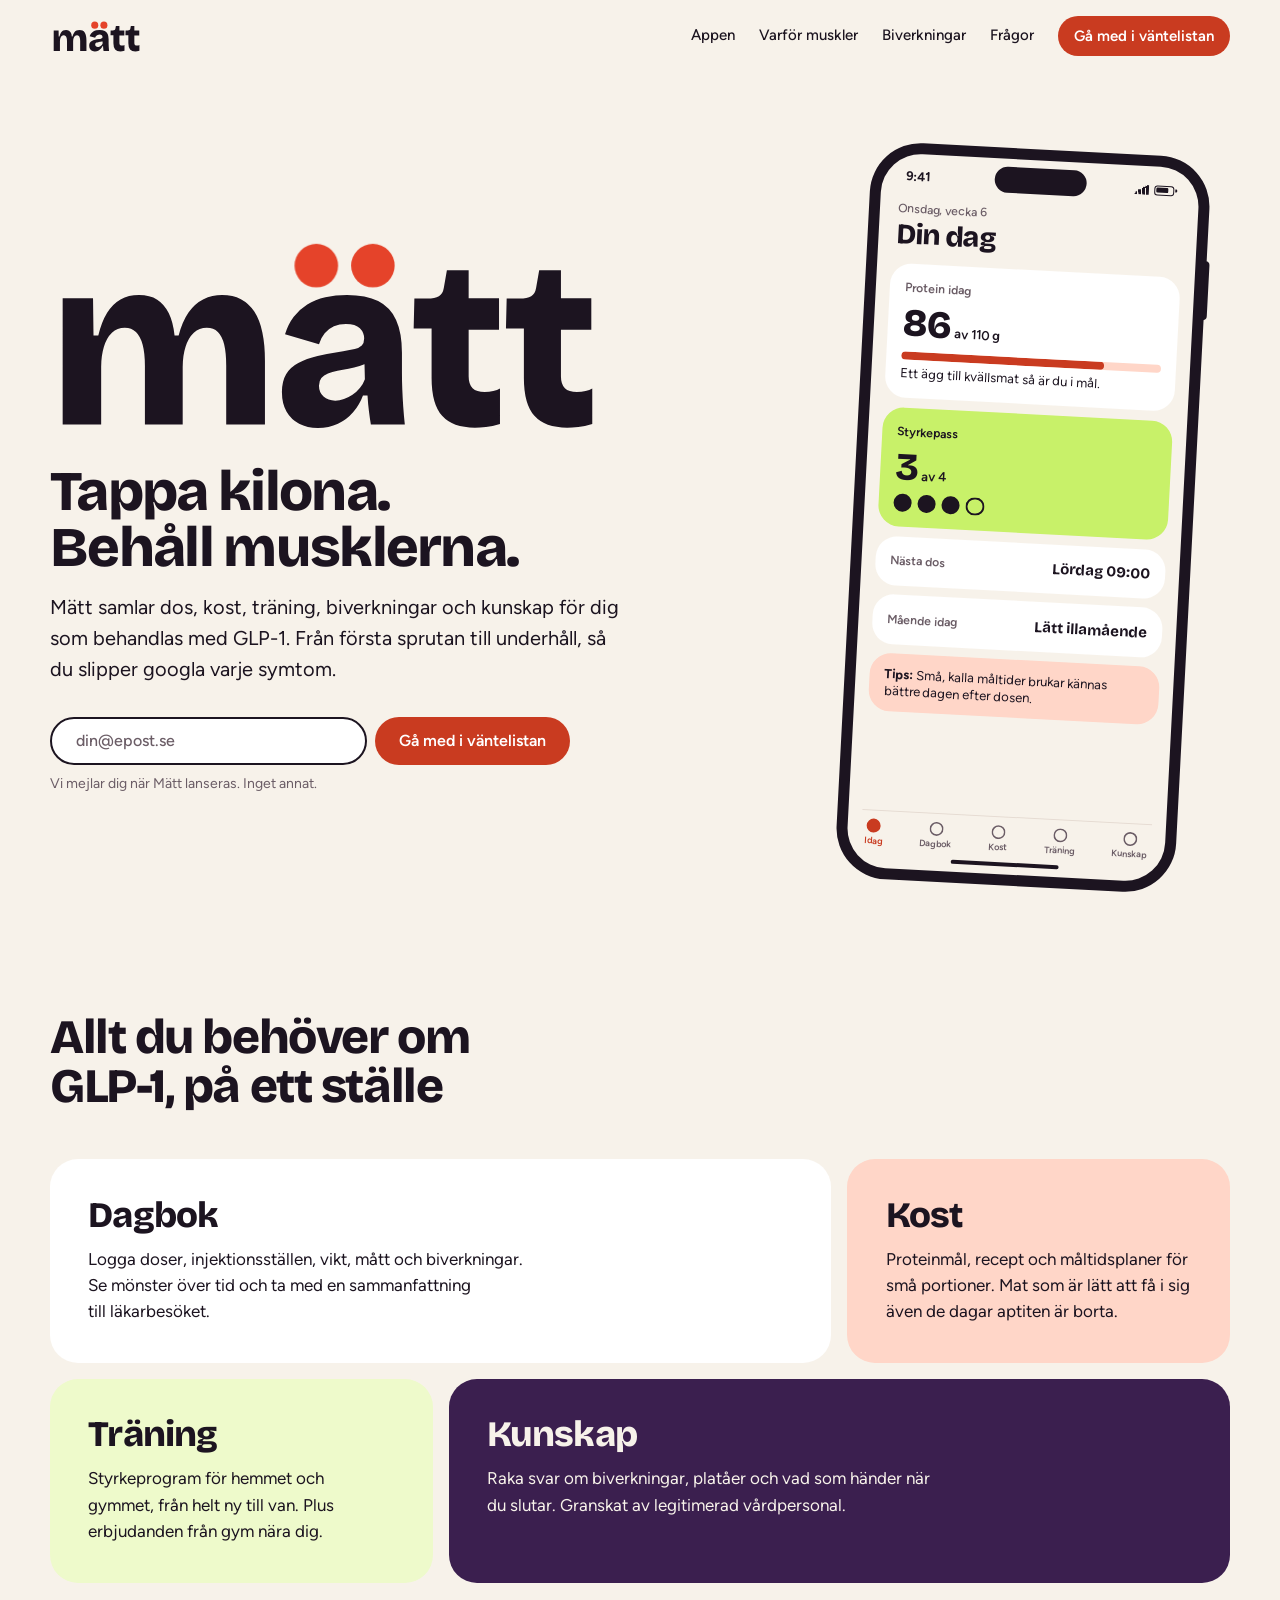
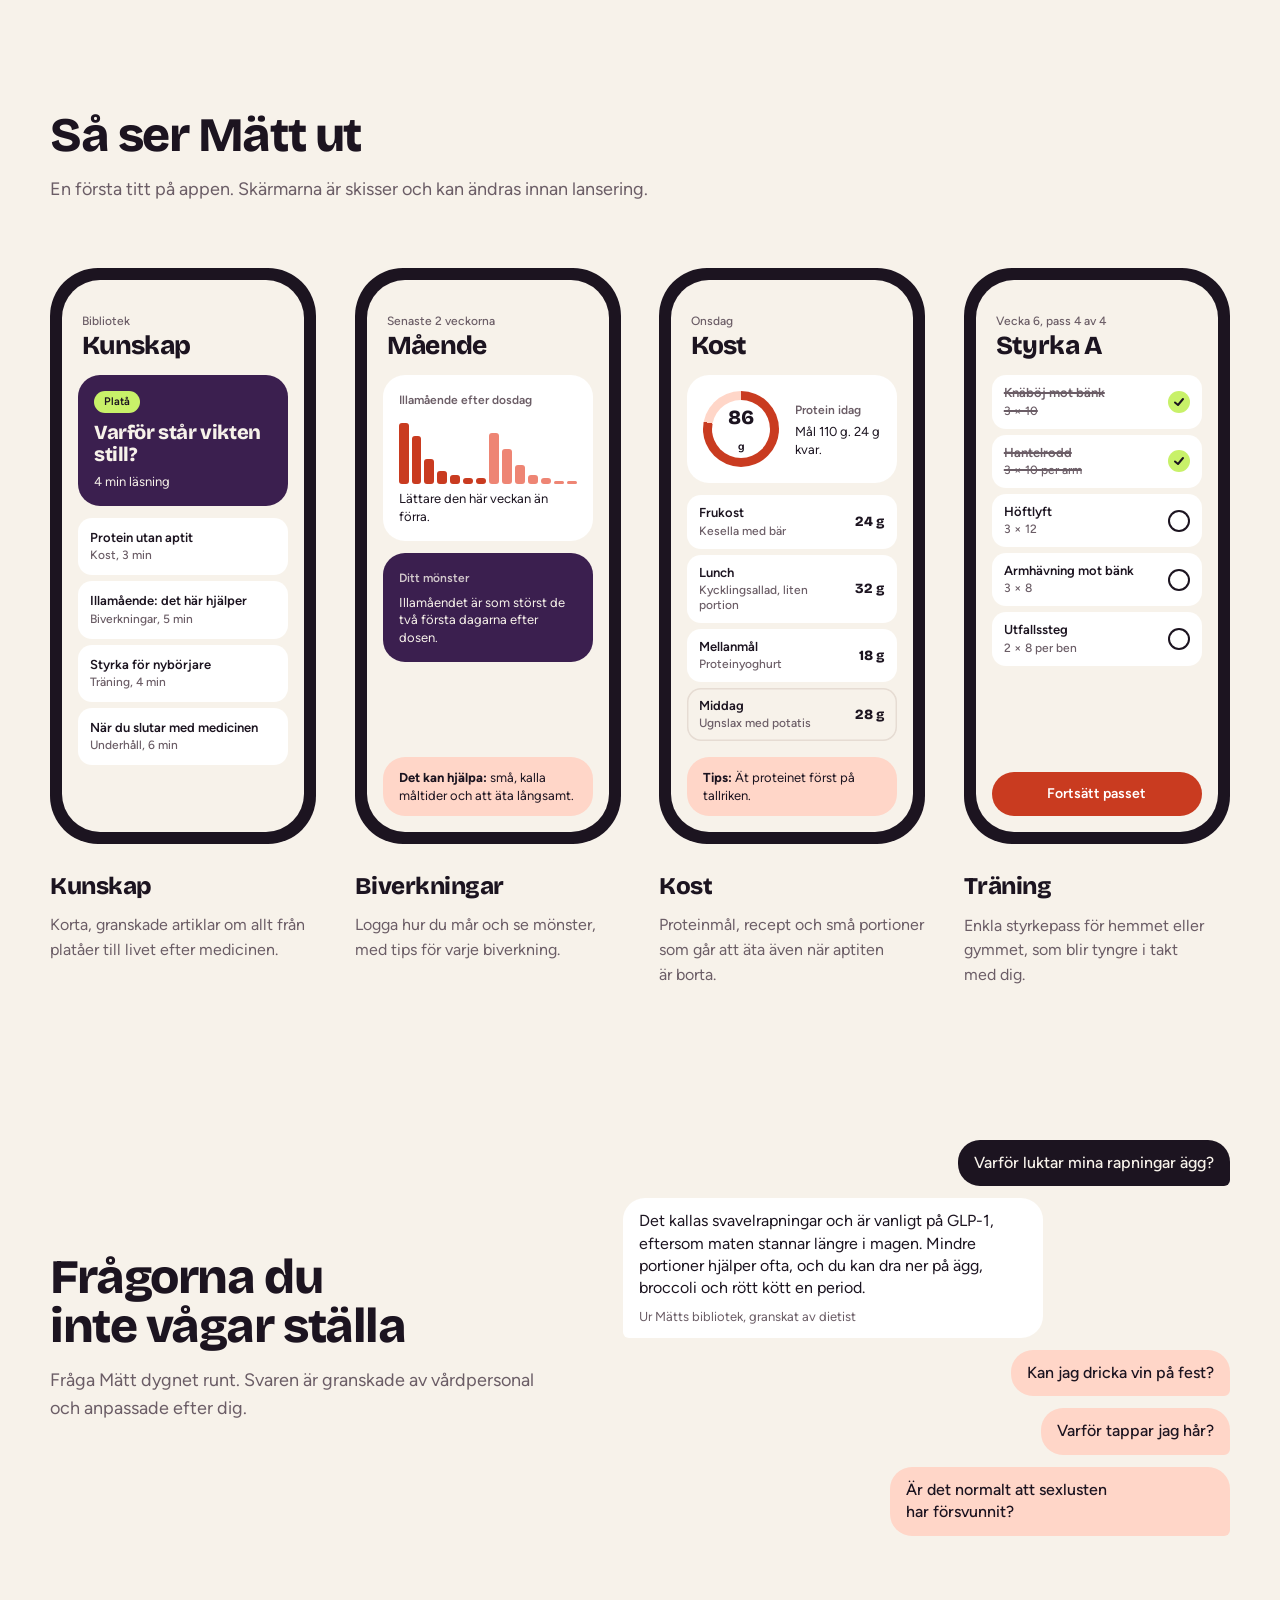
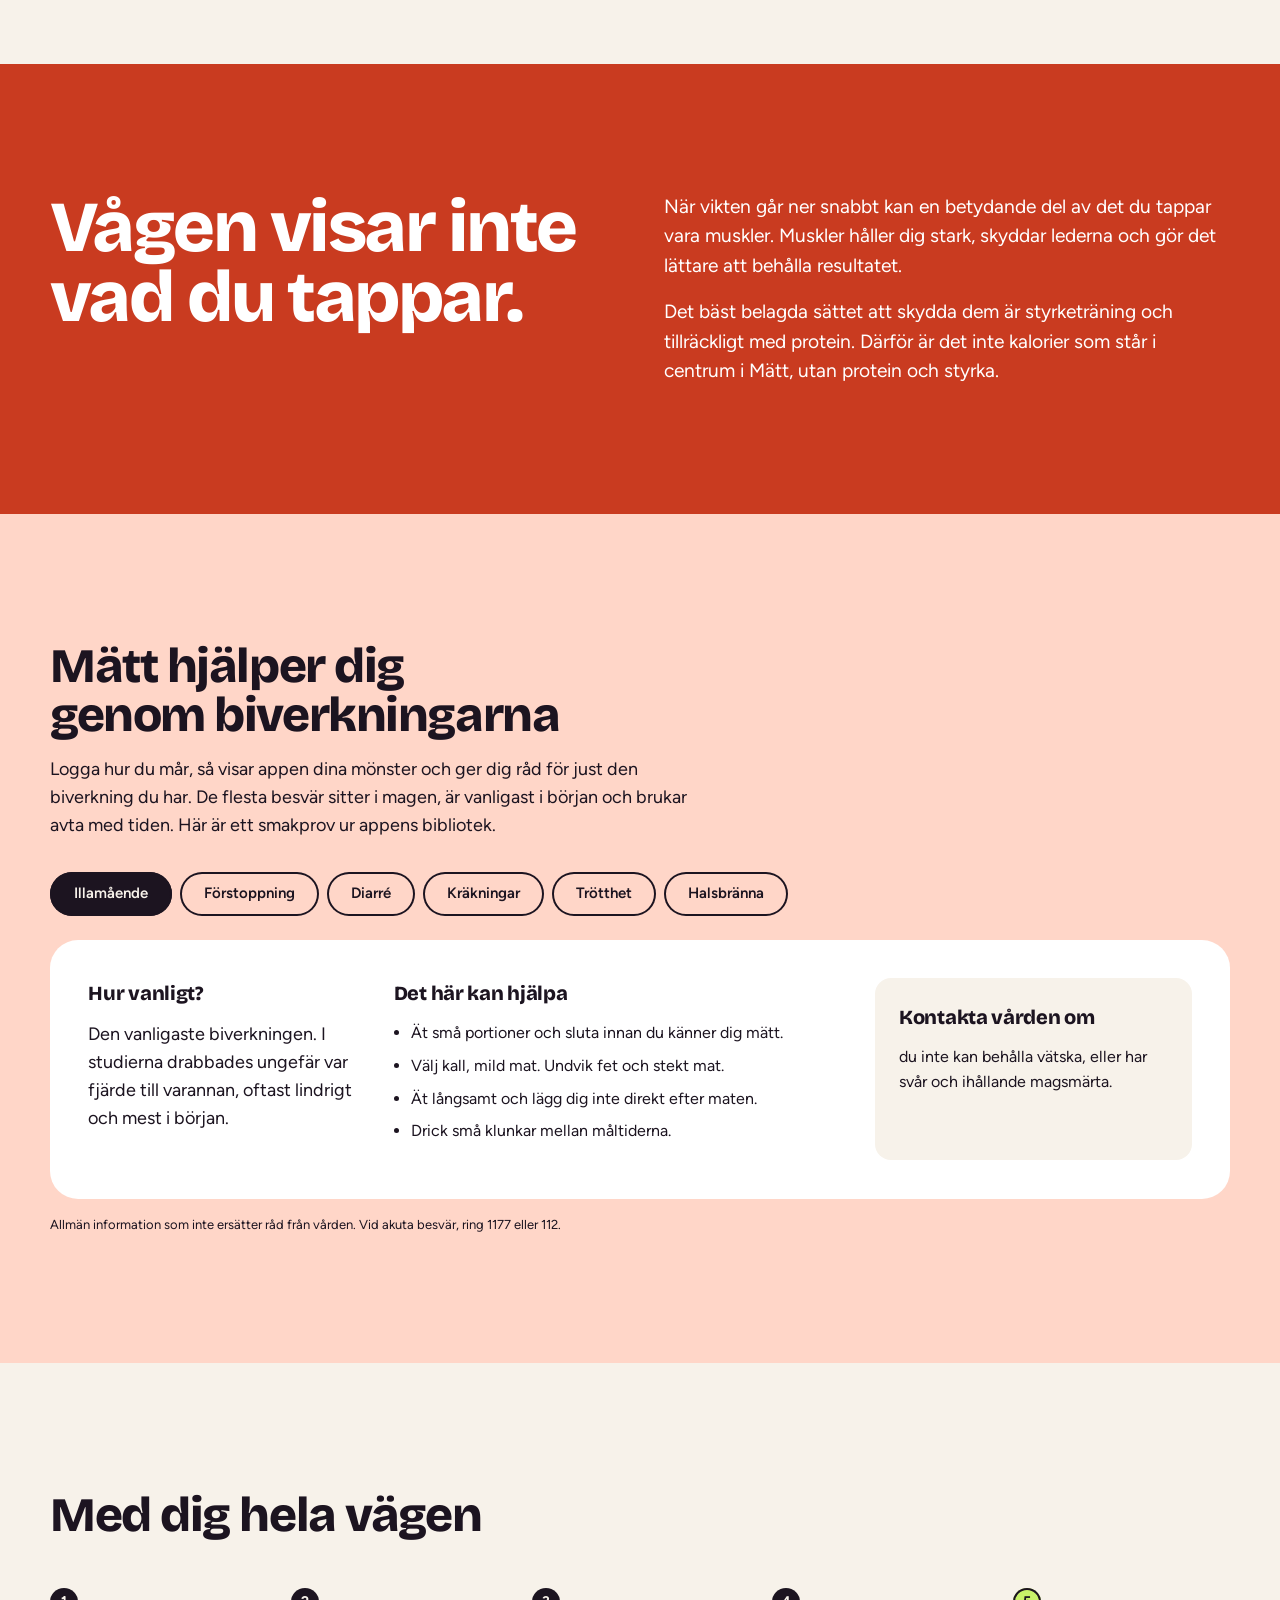
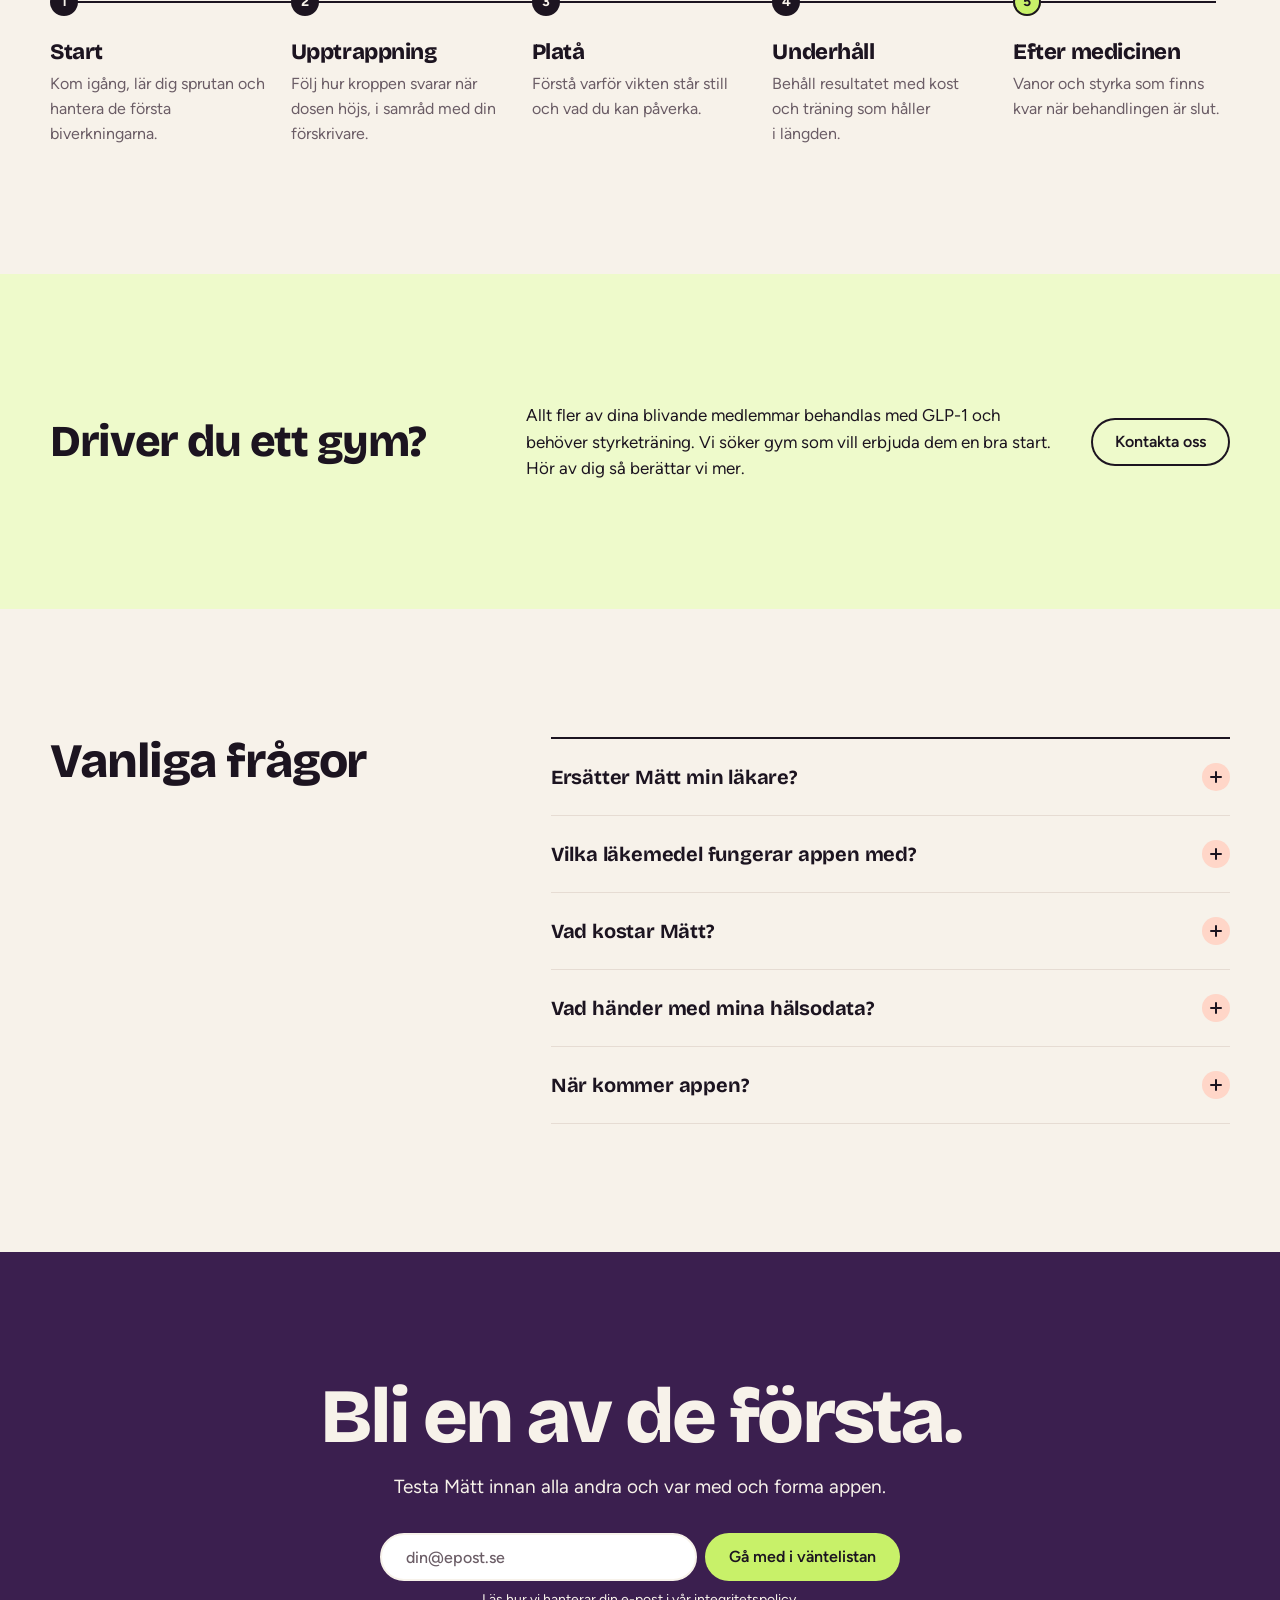
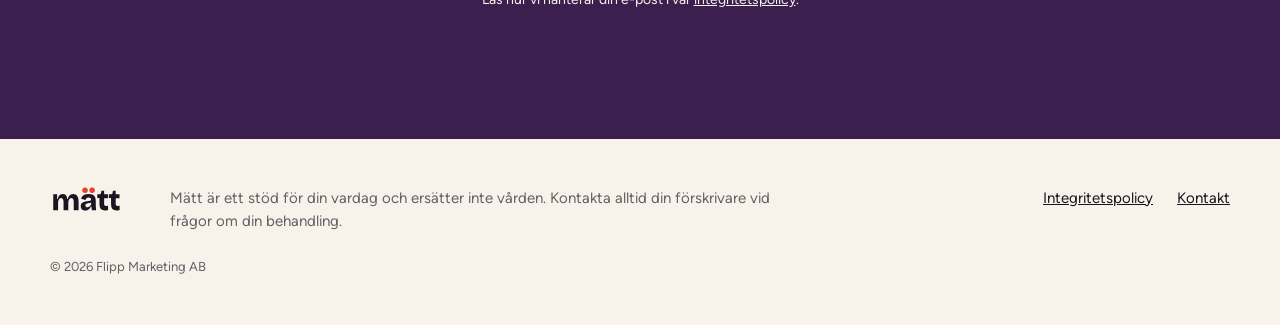
<file: index.html>
<!doctype html>
<html lang="sv">
<head>
<meta charset="utf-8">
<meta name="viewport" content="width=device-width, initial-scale=1">
<title>Mätt – allt om GLP-1, på ett ställe</title>
<meta name="description" content="Mätt samlar dos, kost, träning och kunskap för dig som behandlas med GLP-1. På svenska, för hela resan. Gå med i väntelistan.">
<meta name="theme-color" content="#f7f2ea">
<meta property="og:title" content="Mätt – allt om GLP-1, på ett ställe">
<meta property="og:description" content="Tappa kilona. Behåll musklerna. Dagbok, kost och träning för dig som behandlas med GLP-1.">
<meta property="og:type" content="website">
<meta property="og:locale" content="sv_SE">
<meta property="og:url" content="https://xn--mtt-qla.app/">
<meta property="og:site_name" content="Mätt">
<meta property="og:image" content="https://xn--mtt-qla.app/assets/delning-v2.png">
<meta property="og:image:width" content="1200">
<meta property="og:image:height" content="630">
<meta property="og:image:alt" content="Mätt – Tappa kilona. Behåll musklerna.">
<meta name="twitter:card" content="summary_large_image">
<link rel="canonical" href="https://xn--mtt-qla.app/">
<link rel="icon" href="assets/logo/matt-appikon.svg" type="image/svg+xml">
<link rel="preload" href="assets/fonts/BricolageGrotesque-800.woff2" as="font" type="font/woff2" crossorigin>
<link rel="stylesheet" href="styles.css?v=12">
</head>
<body>
<a class="hoppa" href="#innehall">Hoppa till innehållet</a>

<header class="topp">
  <div class="ram topp-rad">
    <a href="./" class="topp-logo" aria-label="Mätt, till startsidan"><img src="assets/logo/matt-ordmarke.svg" alt="" width="92" height="31"></a>
    <nav aria-label="Huvudmeny">
      <ul class="meny">
        <li><a href="#appen">Appen</a></li>
        <li><a href="#muskler">Varför muskler</a></li>
        <li><a href="#biverkningar">Biverkningar</a></li>
        <li><a href="#fragor">Frågor</a></li>
      </ul>
    </nav>
    <a class="knapp knapp-primar knapp-liten" href="#vantelista">Gå med i väntelistan</a>
  </div>
</header>

<main id="innehall">

  <section class="hjalte" aria-labelledby="hjalte-rubrik">
    <div class="ram hjalte-rad">
      <div class="hjalte-text">
        <div class="jatteord" aria-hidden="true"><svg xmlns="http://www.w3.org/2000/svg" class="jatteord-svg" focusable="false" viewBox="-16 -16 2342 801"><g transform="translate(0 756) scale(1 -1)" class="jatteord-bokstaver"><path transform="translate(0 0)" d="M62 0V341V528H189L191 373H211Q225 430 248.0 467.5Q271 505 304.0 523.5Q337 542 381 542Q427 542 457.5 522.5Q488 503 506.0 465.5Q524 428 530 373H547Q563 432 589.0 469.5Q615 507 651.0 524.5Q687 542 729 542Q774 542 807.5 524.5Q841 507 863.5 472.5Q886 438 897.0 386.5Q908 335 908 267V0H746V247Q746 300 737.5 335.0Q729 370 711.0 387.5Q693 405 665 405Q633 405 610.5 384.0Q588 363 576.0 325.5Q564 288 564 241V0H406V244Q406 299 396.5 334.0Q387 369 368.5 387.0Q350 405 322 405Q290 405 268.0 384.0Q246 363 234.5 325.5Q223 288 223 241V0Z"/><path transform="translate(943.0 0)" d="M186 -14Q142 -14 108.0 3.5Q74 21 55.0 54.5Q36 88 36 136Q36 181 53.5 210.5Q71 240 104.5 257.5Q138 275 185.0 286.5Q232 298 292 307Q321 312 340.5 316.5Q360 321 370.0 331.0Q380 341 380 360Q380 385 362.0 403.0Q344 421 304 421Q276 421 253.5 411.0Q231 401 215.0 382.0Q199 363 191 336L49 378Q62 420 85.5 451.0Q109 482 142.0 502.5Q175 523 217.5 532.5Q260 542 308 542Q388 542 438.5 516.5Q489 491 513.5 437.5Q538 384 538 300V219Q538 183 539.5 146.5Q541 110 543.5 73.5Q546 37 550 0H408Q404 23 400.0 55.5Q396 88 394 122H375Q361 84 334.5 52.5Q308 21 270.5 3.5Q233 -14 186 -14ZM259 100Q277 100 295.5 106.5Q314 113 331.0 124.5Q348 136 362.0 153.0Q376 170 383 190L381 269L403 264Q384 252 361.0 245.0Q338 238 314.5 234.0Q291 230 268.5 225.5Q246 221 228.5 214.0Q211 207 201.0 195.0Q191 183 191 162Q191 134 210.0 117.0Q229 100 259 100Z"/><path transform="translate(1518.0 0)" d="M268 -13Q175 -13 131.0 36.5Q87 86 87 195V402H12L15 527H69Q101 528 117.5 537.0Q134 546 138 571L151 645H242V528H369V397H242V202Q242 168 258.5 152.0Q275 136 309 136Q328 136 345.0 140.0Q362 144 373 151V2Q341 -8 314.5 -10.5Q288 -13 268 -13Z"/><path transform="translate(1904.0 0)" d="M268 -13Q175 -13 131.0 36.5Q87 86 87 195V402H12L15 527H69Q101 528 117.5 537.0Q134 546 138 571L151 645H242V528H369V397H242V202Q242 168 258.5 152.0Q275 136 309 136Q328 136 345.0 140.0Q362 144 373 151V2Q341 -8 314.5 -10.5Q288 -13 268 -13Z"/></g><circle cx="1122.9" cy="91.1" r="91.1" class="prick prick-1"/><circle cx="1359.4" cy="91.1" r="91.1" class="prick prick-2"/></svg></div>
        <h1 id="hjalte-rubrik">Tappa kilona. Behåll musklerna.</h1>
        <p class="ingress">Mätt samlar dos, kost, träning, biverkningar och kunskap för dig som behandlas med GLP-1. Från första sprutan till underhåll, så du slipper googla varje symtom.</p>
        <form class="vantelista-form" data-vantelista novalidate>
          <label for="epost-1" class="dold">E-postadress</label>
          <input id="epost-1" name="email" type="email" autocomplete="email" placeholder="din@epost.se" required>
          <button class="knapp knapp-primar" type="submit">Gå med i väntelistan</button>
          <p class="form-hjalp">Vi mejlar dig när Mätt lanseras. Inget annat.</p>
          <p class="form-svar" role="status" aria-live="polite"></p>
        </form>
      </div>

      <div class="telefon" aria-label="Exempel på hur appen ser ut" role="img">
        <div class="telefon-skarm" aria-hidden="true">
          <div class="statusrad"><span>9:41</span><span class="statusikoner"><i class="signal"></i><i class="batteri"></i></span></div>
          <div class="app-topp">
            <span class="app-dag">Onsdag, vecka 6</span>
            <span class="app-rubrik">Din dag</span>
          </div>
          <div class="app-kort">
            <span class="app-over">Protein idag</span>
            <span class="app-tal">86<small>av 110 g</small></span>
            <span class="app-bar"><i></i></span>
            <span class="app-rad">Ett ägg till kvällsmat så är du i mål.</span>
          </div>
          <div class="app-kort app-kort-lime">
            <span class="app-over">Styrkepass</span>
            <span class="app-tal">3<small>av 4</small></span>
            <span class="app-prickar"><b></b><b></b><b></b><b class="tom"></b></span>
          </div>
          <div class="app-kort app-kort-litet">
            <span class="app-over">Nästa dos</span>
            <span class="app-dos">Lördag 09:00</span>
          </div>
          <div class="app-kort app-kort-litet">
            <span class="app-over">Mående idag</span>
            <span class="app-dos">Lätt illamående</span>
          </div>
          <div class="app-tips"><b>Tips:</b> Små, kalla måltider brukar kännas bättre dagen efter dosen.</div>
          <div class="app-flikmeny"><span class="aktiv"><i></i>Idag</span><span><i></i>Dagbok</span><span><i></i>Kost</span><span><i></i>Träning</span><span><i></i>Kunskap</span></div>
        </div>
      </div>
    </div>
  </section>

  <section class="delar" id="appen" aria-labelledby="delar-rubrik">
    <div class="ram">
      <h2 id="delar-rubrik" class="avsnitt-rubrik">Allt du behöver om GLP-1, på ett ställe</h2>
      <div class="delar-rutnat">
        <article class="del del-dagbok">
          <h3>Dagbok</h3>
          <p>Logga doser, injektionsställen, vikt, mått och biverkningar. Se mönster över tid och ta med en sammanfattning till läkarbesöket.</p>
        </article>
        <article class="del del-kost">
          <h3>Kost</h3>
          <p>Proteinmål, recept och måltidsplaner för små portioner. Mat som är lätt att få i sig även de dagar aptiten är borta.</p>
        </article>
        <article class="del del-traning">
          <h3>Träning</h3>
          <p>Styrkeprogram för hemmet och gymmet, från helt ny till van. Plus erbjudanden från gym nära dig.</p>
        </article>
        <article class="del del-kunskap">
          <h3>Kunskap</h3>
          <p>Raka svar om biverkningar, platåer och vad som händer när du slutar. Granskat av legitimerad vårdpersonal.</p>
        </article>
      </div>
    </div>
  </section>

  <section class="skarmar" aria-labelledby="skarmar-rubrik">
    <div class="ram">
      <h2 id="skarmar-rubrik" class="avsnitt-rubrik">Så ser Mätt ut</h2>
      <p class="avsnitt-ingress">En första titt på appen. Skärmarna är skisser och kan ändras innan lansering.</p>
    </div>
    <div class="skarmar-rad" tabindex="0" aria-label="Skisser av appens skärmar, scrolla i sidled">

      <figure class="skarm">
        <div class="telefon telefon-rak" aria-hidden="true">
          <div class="telefon-skarm">
            <div class="app-topp"><span class="app-dag">Bibliotek</span><span class="app-rubrik">Kunskap</span></div>
            <div class="app-kort app-kort-plommon app-artikel-stor">
              <span class="app-etikett">Platå</span>
              <span class="app-artikel-rubrik">Varför står vikten still?</span>
              <span class="app-rad">4 min läsning</span>
            </div>
            <ul class="app-lista app-artiklar">
              <li><span>Protein utan aptit<small>Kost, 3 min</small></span></li>
              <li><span>Illamående: det här hjälper<small>Biverkningar, 5 min</small></span></li>
              <li><span>Styrka för nybörjare<small>Träning, 4 min</small></span></li>
              <li><span>När du slutar med medicinen<small>Underhåll, 6 min</small></span></li>
            </ul>
          </div>
        </div>
        <figcaption><h3>Kunskap</h3><p>Korta, granskade artiklar om allt från platåer till livet efter medicinen.</p></figcaption>
      </figure>

      <figure class="skarm">
        <div class="telefon telefon-rak" aria-hidden="true">
          <div class="telefon-skarm">
            <div class="app-topp"><span class="app-dag">Senaste 2 veckorna</span><span class="app-rubrik">Mående</span></div>
            <div class="app-kort">
              <span class="app-over">Illamående efter dosdag</span>
              <span class="app-staplar">
                <i style="--h:90"></i><i style="--h:70"></i><i style="--h:35"></i><i style="--h:15"></i><i style="--h:10"></i><i style="--h:5"></i><i style="--h:5"></i>
                <i style="--h:75"></i><i style="--h:50"></i><i style="--h:25"></i><i style="--h:10"></i><i style="--h:5"></i><i style="--h:0"></i><i style="--h:0"></i>
              </span>
              <span class="app-rad">Lättare den här veckan än förra.</span>
            </div>
            <div class="app-kort app-kort-plommon">
              <span class="app-over">Ditt mönster</span>
              <span class="app-rad">Illamåendet är som störst de två första dagarna efter dosen.</span>
            </div>
            <div class="app-tips"><b>Det kan hjälpa:</b> små, kalla måltider och att äta långsamt.</div>
          </div>
        </div>
        <figcaption><h3>Biverkningar</h3><p>Logga hur du mår och se mönster, med tips för varje biverkning.</p></figcaption>
      </figure>

      <figure class="skarm">
        <div class="telefon telefon-rak" aria-hidden="true">
          <div class="telefon-skarm">
            <div class="app-topp"><span class="app-dag">Onsdag</span><span class="app-rubrik">Kost</span></div>
            <div class="app-kort app-ring-kort">
              <span class="ring" style="--andel: 78"><span class="ring-tal">86<small>g</small></span></span>
              <span class="app-ring-text"><span class="app-over">Protein idag</span><span class="app-rad">Mål 110 g. 24 g kvar.</span></span>
            </div>
            <ul class="app-lista">
              <li><span>Frukost<small>Kesella med bär</small></span><b>24 g</b></li>
              <li><span>Lunch<small>Kycklingsallad, liten portion</small></span><b>32 g</b></li>
              <li><span>Mellanmål<small>Proteinyoghurt</small></span><b>18 g</b></li>
              <li class="planerad"><span>Middag<small>Ugnslax med potatis</small></span><b>28 g</b></li>
            </ul>
            <div class="app-tips"><b>Tips:</b> Ät proteinet först på tallriken.</div>
          </div>
        </div>
        <figcaption><h3>Kost</h3><p>Proteinmål, recept och små portioner som går att äta även när aptiten är borta.</p></figcaption>
      </figure>

      <figure class="skarm">
        <div class="telefon telefon-rak" aria-hidden="true">
          <div class="telefon-skarm">
            <div class="app-topp"><span class="app-dag">Vecka 6, pass 4 av 4</span><span class="app-rubrik">Styrka A</span></div>
            <ul class="app-lista app-ovningar">
              <li class="klar"><span>Knäböj mot bänk<small>3 × 10</small></span><i></i></li>
              <li class="klar"><span>Hantelrodd<small>3 × 10 per arm</small></span><i></i></li>
              <li><span>Höftlyft<small>3 × 12</small></span><i></i></li>
              <li><span>Armhävning mot bänk<small>3 × 8</small></span><i></i></li>
              <li><span>Utfallssteg<small>2 × 8 per ben</small></span><i></i></li>
            </ul>
            <span class="app-knapp">Fortsätt passet</span>
          </div>
        </div>
        <figcaption><h3>Träning</h3><p>Enkla styrkepass för hemmet eller gymmet, som blir tyngre i takt med dig.</p></figcaption>
      </figure>

    </div>
  </section>

  <section class="fragalada" aria-labelledby="fragalada-rubrik">
    <div class="ram fragalada-rad">
      <div class="fragalada-text">
        <h2 id="fragalada-rubrik" class="avsnitt-rubrik">Frågorna du inte vågar ställa</h2>
        <p class="avsnitt-ingress">Fråga Mätt dygnet runt. Svaren är granskade av vårdpersonal och anpassade efter dig.</p>
      </div>
      <div class="chatt" role="img" aria-label="Exempel på frågor till Mätt, med ett svar om svavelrapningar">
        <p class="bubbla fraga">Varför luktar mina rapningar ägg?</p>
        <div class="bubbla svar">
          <p>Det kallas svavelrapningar och är vanligt på GLP-1, eftersom maten stannar längre i magen. Mindre portioner hjälper ofta, och du kan dra ner på ägg, broccoli och rött kött en period.</p>
          <p class="svar-kalla">Ur Mätts bibliotek, granskat av dietist</p>
        </div>
        <p class="bubbla fraga">Kan jag dricka vin på fest?</p>
        <p class="bubbla fraga">Varför tappar jag hår?</p>
        <p class="bubbla fraga">Är det normalt att sexlusten har försvunnit?</p>
      </div>
    </div>
  </section>

  <section class="muskler" id="muskler" aria-labelledby="muskler-rubrik">
    <div class="ram muskler-rad">
      <h2 id="muskler-rubrik">Vågen visar inte vad du tappar.</h2>
      <div class="muskler-text">
        <p>När vikten går ner snabbt kan en betydande del av det du tappar vara muskler. Muskler håller dig stark, skyddar lederna och gör det lättare att behålla resultatet.</p>
        <p>Det bäst belagda sättet att skydda dem är styrketräning och tillräckligt med protein. Därför är det inte kalorier som står i centrum i Mätt, utan protein och styrka.</p>
      </div>
    </div>
  </section>

  <section class="biverkningar" id="biverkningar" aria-labelledby="biverkningar-rubrik">
    <div class="ram">
      <h2 id="biverkningar-rubrik" class="avsnitt-rubrik">Mätt hjälper dig genom biverkningarna</h2>
      <p class="avsnitt-ingress">Logga hur du mår, så visar appen dina mönster och ger dig råd för just den biverkning du har. De flesta besvär sitter i magen, är vanligast i början och brukar avta med tiden. Här är ett smakprov ur appens bibliotek.</p>

      <div class="flikar" data-flikar>
        <div class="flik-lista" role="tablist" aria-label="Biverkningar">
          <button role="tab" id="flik-illa" aria-controls="panel-illa" aria-selected="true">Illamående</button>
          <button role="tab" id="flik-forst" aria-controls="panel-forst" aria-selected="false" tabindex="-1">Förstoppning</button>
          <button role="tab" id="flik-diarre" aria-controls="panel-diarre" aria-selected="false" tabindex="-1">Diarré</button>
          <button role="tab" id="flik-krak" aria-controls="panel-krak" aria-selected="false" tabindex="-1">Kräkningar</button>
          <button role="tab" id="flik-trott" aria-controls="panel-trott" aria-selected="false" tabindex="-1">Trötthet</button>
          <button role="tab" id="flik-brann" aria-controls="panel-brann" aria-selected="false" tabindex="-1">Halsbränna</button>
        </div>

        <div class="flik-panel" role="tabpanel" id="panel-illa" aria-labelledby="flik-illa" tabindex="0">
          <div class="panel-kolumn panel-hur">
            <h3>Hur vanligt?</h3>
            <p>Den vanligaste biverkningen. I studierna drabbades ungefär var fjärde till varannan, oftast lindrigt och mest i början.</p>
          </div>
          <div class="panel-kolumn">
            <h3>Det här kan hjälpa</h3>
            <ul>
              <li>Ät små portioner och sluta innan du känner dig mätt.</li>
              <li>Välj kall, mild mat. Undvik fet och stekt mat.</li>
              <li>Ät långsamt och lägg dig inte direkt efter maten.</li>
              <li>Drick små klunkar mellan måltiderna.</li>
            </ul>
          </div>
          <div class="panel-kolumn panel-varden">
            <h3>Kontakta vården om</h3>
            <p>du inte kan behålla vätska, eller har svår och ihållande magsmärta.</p>
          </div>
        </div>

        <div class="flik-panel" role="tabpanel" id="panel-forst" aria-labelledby="flik-forst" tabindex="0" hidden>
          <div class="panel-kolumn panel-hur">
            <h3>Hur vanligt?</h3>
            <p>Vanligt, eftersom maten passerar långsammare och du äter mindre. Ungefär var tionde till var fjärde i studierna.</p>
          </div>
          <div class="panel-kolumn">
            <h3>Det här kan hjälpa</h3>
            <ul>
              <li>Drick mer vatten över dagen.</li>
              <li>Öka fibrerna gradvis, till exempel med grönsaker, bär och havre.</li>
              <li>Rör på dig varje dag, även korta promenader.</li>
            </ul>
          </div>
          <div class="panel-kolumn panel-varden">
            <h3>Kontakta vården om</h3>
            <p>du har ont i magen och inte haft avföring på flera dagar, eller om det inte blir bättre.</p>
          </div>
        </div>

        <div class="flik-panel" role="tabpanel" id="panel-diarre" aria-labelledby="flik-diarre" tabindex="0" hidden>
          <div class="panel-kolumn panel-hur">
            <h3>Hur vanligt?</h3>
            <p>Ungefär var femte till var tredje i studierna, oftast under de första veckorna.</p>
          </div>
          <div class="panel-kolumn">
            <h3>Det här kan hjälpa</h3>
            <ul>
              <li>Drick ordentligt för att ersätta vätskan du förlorar.</li>
              <li>Välj mild mat och dra ner på fett, socker och alkohol.</li>
              <li>Ät mindre portioner oftare.</li>
            </ul>
          </div>
          <div class="panel-kolumn panel-varden">
            <h3>Kontakta vården om</h3>
            <p>det håller i sig i flera dagar, eller om du blir yr, kissar mindre än vanligt eller känner dig uttorkad.</p>
          </div>
        </div>

        <div class="flik-panel" role="tabpanel" id="panel-krak" aria-labelledby="flik-krak" tabindex="0" hidden>
          <div class="panel-kolumn panel-hur">
            <h3>Hur vanligt?</h3>
            <p>Ungefär var tionde till var fjärde i studierna, oftast i samband med att dosen höjs.</p>
          </div>
          <div class="panel-kolumn">
            <h3>Det här kan hjälpa</h3>
            <ul>
              <li>Samma råd som vid illamående: små, milda och kalla måltider.</li>
              <li>Drick små klunkar ofta så att du inte blir uttorkad.</li>
              <li>Notera i appen när det händer, så ser du och vården mönstret.</li>
            </ul>
          </div>
          <div class="panel-kolumn panel-varden">
            <h3>Kontakta vården om</h3>
            <p>du kräks upprepade gånger, inte kan behålla vätska eller har ont i magen.</p>
          </div>
        </div>

        <div class="flik-panel" role="tabpanel" id="panel-trott" aria-labelledby="flik-trott" tabindex="0" hidden>
          <div class="panel-kolumn panel-hur">
            <h3>Hur vanligt?</h3>
            <p>Många känner sig tröttare i början, ofta för att de äter mycket mindre än förut.</p>
          </div>
          <div class="panel-kolumn">
            <h3>Det här kan hjälpa</h3>
            <ul>
              <li>Se till att få i dig tillräckligt med mat, särskilt protein.</li>
              <li>Drick ordentligt. Vätskebrist gör dig trött.</li>
              <li>Styrketräning och promenader ger ofta mer ork, inte mindre.</li>
            </ul>
          </div>
          <div class="panel-kolumn panel-varden">
            <h3>Kontakta vården om</h3>
            <p>tröttheten är kraftig, håller i sig länge eller kommer tillsammans med yrsel.</p>
          </div>
        </div>

        <div class="flik-panel" role="tabpanel" id="panel-brann" aria-labelledby="flik-brann" tabindex="0" hidden>
          <div class="panel-kolumn panel-hur">
            <h3>Hur vanligt?</h3>
            <p>Halsbränna och sura uppstötningar förekommer, eftersom magsäcken töms långsammare.</p>
          </div>
          <div class="panel-kolumn">
            <h3>Det här kan hjälpa</h3>
            <ul>
              <li>Ät inte de sista timmarna innan du går och lägger dig.</li>
              <li>Undvik stora portioner, fet mat, kolsyra och alkohol.</li>
              <li>Höj huvudänden på sängen om det besvärar på natten.</li>
            </ul>
          </div>
          <div class="panel-kolumn panel-varden">
            <h3>Kontakta vården om</h3>
            <p>besvären är svåra, inte går över eller om det gör ont att svälja.</p>
          </div>
        </div>
      </div>
      <p class="kalla">Allmän information som inte ersätter råd från vården. Vid akuta besvär, ring 1177 eller 112.</p>
    </div>
  </section>

  <section class="resan" aria-labelledby="resan-rubrik">
    <div class="ram">
      <h2 id="resan-rubrik" class="avsnitt-rubrik">Med dig hela vägen</h2>
      <ol class="resan-lista">
        <li><h3>Start</h3><p>Kom igång, lär dig sprutan och hantera de första biverkningarna.</p></li>
        <li><h3>Upptrappning</h3><p>Följ hur kroppen svarar när dosen höjs, i samråd med din förskrivare.</p></li>
        <li><h3>Platå</h3><p>Förstå varför vikten står still och vad du kan påverka.</p></li>
        <li><h3>Underhåll</h3><p>Behåll resultatet med kost och träning som håller i längden.</p></li>
        <li><h3>Efter medicinen</h3><p>Vanor och styrka som finns kvar när behandlingen är slut.</p></li>
      </ol>
    </div>
  </section>

  <section class="partner" aria-labelledby="partner-rubrik">
    <div class="ram partner-rad">
      <h2 id="partner-rubrik">Driver du ett gym?</h2>
      <p>Allt fler av dina blivande medlemmar behandlas med GLP-1 och behöver styrketräning. Vi söker gym som vill erbjuda dem en bra start. Hör av dig så berättar vi mer.</p>
      <a class="knapp knapp-sekundar" href="mailto:hej@exempel.se?subject=Gympartner%20till%20M%C3%A4tt" data-kontakt>Kontakta oss</a>
    </div>
  </section>

  <section class="fragor" id="fragor" aria-labelledby="fragor-rubrik">
    <div class="ram fragor-rad">
      <h2 id="fragor-rubrik" class="avsnitt-rubrik">Vanliga frågor</h2>
      <div class="fragor-lista">
        <details>
          <summary>Ersätter Mätt min läkare?</summary>
          <p>Nej. Mätt hjälper dig att hålla koll och förstå din behandling, men ger aldrig individuella råd om dos. Frågor om dosering och hälsa tar du med din förskrivare.</p>
        </details>
        <details>
          <summary>Vilka läkemedel fungerar appen med?</summary>
          <p>Alla godkända GLP-1-läkemedel och liknande, både sprutor och tabletter. Du väljer ditt preparat och schema när du startar.</p>
        </details>
        <details>
          <summary>Vad kostar Mätt?</summary>
          <p>Grunderna är gratis. Premium med måltidsplaner, träningsprogram och fler funktioner kommer att kosta en mindre månadsavgift. Alla på väntelistan får testa premium gratis i början.</p>
        </details>
        <details>
          <summary>Vad händer med mina hälsodata?</summary>
          <p>Dina uppgifter lagras inom EU och säljs aldrig. Vi använder dem inte för att rikta annonser, och du kan radera allt när du vill.</p>
        </details>
        <details>
          <summary>När kommer appen?</summary>
          <p>En första version öppnar för testare i vinter. Gå med i väntelistan så hör vi av oss.</p>
        </details>
      </div>
    </div>
  </section>

  <section class="slut" id="vantelista" aria-labelledby="slut-rubrik">
    <div class="ram slut-rad">
      <h2 id="slut-rubrik">Bli en av de första.</h2>
      <p>Testa Mätt innan alla andra och var med och forma appen.</p>
      <form class="vantelista-form" data-vantelista novalidate>
        <label for="epost-2" class="dold">E-postadress</label>
        <input id="epost-2" name="email" type="email" autocomplete="email" placeholder="din@epost.se" required>
        <button class="knapp knapp-lime" type="submit">Gå med i väntelistan</button>
        <p class="form-hjalp">Läs hur vi hanterar din e-post i vår <a href="integritet.html">integritetspolicy</a>.</p>
        <p class="form-svar" role="status" aria-live="polite"></p>
      </form>
    </div>
  </section>

</main>

<footer class="fot">
  <div class="ram fot-rad">
    <img src="assets/logo/matt-ordmarke.svg" alt="Mätt" width="72" height="24">
    <p>Mätt är ett stöd för din vardag och ersätter inte vården. Kontakta alltid din förskrivare vid frågor om din behandling.</p>
    <ul class="fot-lankar">
      <li><a href="integritet.html">Integritetspolicy</a></li>
      <li><a href="mailto:hej@exempel.se" data-kontakt>Kontakt</a></li>
    </ul>
    <p class="fot-smatt">© 2026 Flipp Marketing AB</p>
  </div>
</footer>

<script src="script.js?v=3"></script>
</body>
</html>
</file>
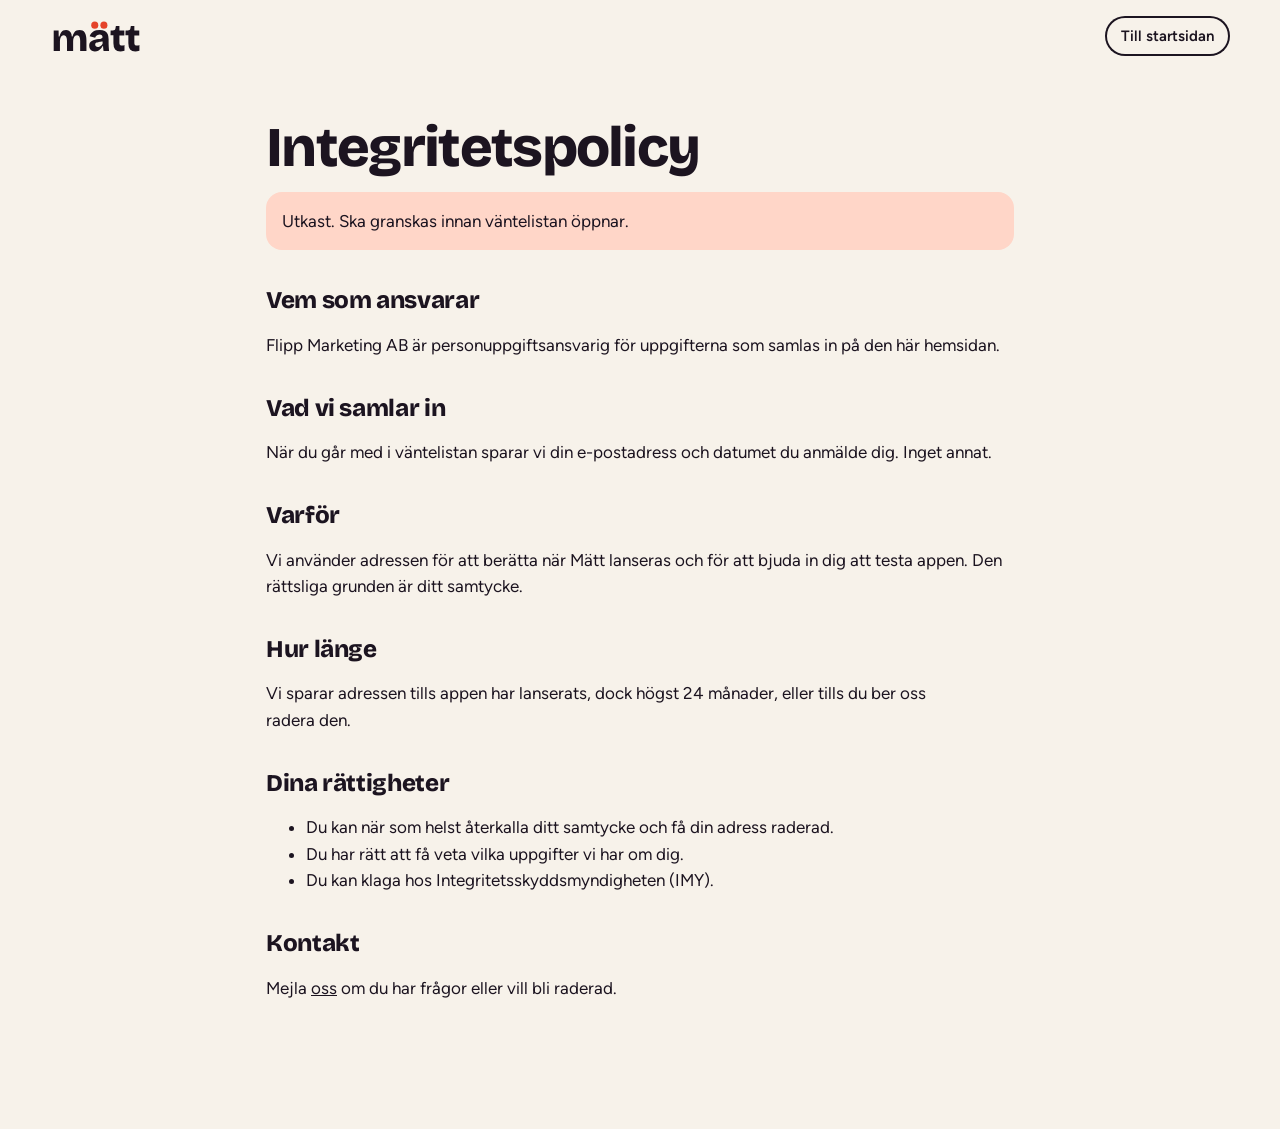
<file: integritet.html>
<!doctype html>
<html lang="sv">
<head>
<meta charset="utf-8">
<meta name="viewport" content="width=device-width, initial-scale=1">
<title>Integritetspolicy – Mätt</title>
<link rel="icon" href="assets/logo/matt-appikon.svg" type="image/svg+xml">
<link rel="stylesheet" href="styles.css?v=12">
<style>
  .policy { padding: var(--luft-12) 0 var(--avsnitt); }
  .policy .ram { max-width: 68ch; }
  .policy h1 { font-size: clamp(36px, 5vw, 56px); line-height: 1; letter-spacing: -.03em; }
  .policy h2 { margin-top: var(--luft-8); font-size: 24px; letter-spacing: -.015em; }
  .policy p, .policy ul { margin-top: var(--luft-3); }
  .policy .utkast { margin-top: var(--luft-4); padding: var(--luft-4); border-radius: var(--rund-m); background: var(--persika); }
</style>
</head>
<body>
<header class="topp">
  <div class="ram topp-rad">
    <a href="./" class="topp-logo" aria-label="Mätt, till startsidan"><img src="assets/logo/matt-ordmarke.svg" alt="" width="92" height="31"></a>
    <a class="knapp knapp-sekundar knapp-liten" href="./" style="margin-left:auto">Till startsidan</a>
  </div>
</header>
<main class="policy">
  <div class="ram">
    <h1>Integritetspolicy</h1>
    <p class="utkast">Utkast. Ska granskas innan väntelistan öppnar.</p>

    <h2>Vem som ansvarar</h2>
    <p>Flipp Marketing AB är personuppgiftsansvarig för uppgifterna som samlas in på den här hemsidan.</p>

    <h2>Vad vi samlar in</h2>
    <p>När du går med i väntelistan sparar vi din e-postadress och datumet du anmälde dig. Inget annat.</p>

    <h2>Varför</h2>
    <p>Vi använder adressen för att berätta när Mätt lanseras och för att bjuda in dig att testa appen. Den rättsliga grunden är ditt samtycke.</p>

    <h2>Hur länge</h2>
    <p>Vi sparar adressen tills appen har lanserats, dock högst 24 månader, eller tills du ber oss radera den.</p>

    <h2>Dina rättigheter</h2>
    <ul>
      <li>Du kan när som helst återkalla ditt samtycke och få din adress raderad.</li>
      <li>Du har rätt att få veta vilka uppgifter vi har om dig.</li>
      <li>Du kan klaga hos Integritetsskyddsmyndigheten (IMY).</li>
    </ul>

    <h2>Kontakt</h2>
    <p>Mejla <a href="mailto:hej@exempel.se" data-kontakt>oss</a> om du har frågor eller vill bli raderad.</p>
  </div>
</main>
<script src="script.js?v=3"></script>
</body>
</html>
</file>
<file: styles.css>
/* Mätt – hemsida. Färger, typsnitt och mått från Mätts brandbook. */

@font-face { font-family: "Bricolage Grotesque"; src: url("assets/fonts/BricolageGrotesque-700.woff2") format("woff2"); font-weight: 700; font-display: swap; }
@font-face { font-family: "Bricolage Grotesque"; src: url("assets/fonts/BricolageGrotesque-800.woff2") format("woff2"); font-weight: 800; font-display: swap; }
@font-face { font-family: "Figtree"; src: url("assets/fonts/Figtree-400.woff2") format("woff2"); font-weight: 400; font-display: swap; }
@font-face { font-family: "Figtree"; src: url("assets/fonts/Figtree-500.woff2") format("woff2"); font-weight: 500; font-display: swap; }
@font-face { font-family: "Figtree"; src: url("assets/fonts/Figtree-600.woff2") format("woff2"); font-weight: 600; font-display: swap; }
@font-face { font-family: "Figtree"; src: url("assets/fonts/Figtree-700.woff2") format("woff2"); font-weight: 700; font-display: swap; }

:root {
  --gradde: #f7f2ea;
  --gradde-upphojd: #ffffff;
  --linje: #e6dcd3;
  --natt: #1c1420;
  --natt-dampad: #6b5d66;
  --tomat: #c93b20;
  --pa-tomat: #ffffff;
  --tomat-logo: #e5432a;
  --lime: #c8f169;
  --pa-lime: #1c1420;
  --plommon: #3b1f4f;
  --pa-plommon: #f7f2ea;
  --persika: #ffd6c8;
  --lime-mjuk: #eefacb;

  --font-display: "Bricolage Grotesque", "Arial Black", system-ui, sans-serif;
  --font-text: Figtree, system-ui, -apple-system, "Segoe UI", sans-serif;

  --luft-1: 4px; --luft-2: 8px; --luft-3: 12px; --luft-4: 16px;
  --luft-6: 24px; --luft-8: 32px; --luft-12: 48px;
  --rund-s: 8px; --rund-m: 16px; --rund-l: 28px; --rund-piller: 9999px;

  --fokusring: 0 0 0 2px var(--gradde), 0 0 0 4px var(--plommon);
  --avsnitt: clamp(64px, 10vw, 128px);
}

*, *::before, *::after { box-sizing: border-box; }
html { scroll-behavior: smooth; -webkit-text-size-adjust: 100%; }
body {
  margin: 0;
  background: var(--gradde);
  color: var(--natt);
  font: 400 17px/1.55 var(--font-text);
  -webkit-font-smoothing: antialiased;
}
img, svg { display: block; max-width: 100%; }
h1, h2, h3 { margin: 0; font-family: var(--font-display); font-weight: 800; text-wrap: balance; }
p { margin: 0; text-wrap: pretty; }
a { color: inherit; }
:focus-visible { outline: none; box-shadow: var(--fokusring); border-radius: var(--rund-s); }

.ram { width: min(1180px, 100% - 2 * var(--luft-6)); margin-inline: auto; }
.dold { position: absolute; width: 1px; height: 1px; overflow: hidden; clip: rect(0 0 0 0); white-space: nowrap; }
.hoppa { position: absolute; left: var(--luft-4); top: -60px; z-index: 10; padding: var(--luft-2) var(--luft-4); background: var(--natt); color: var(--gradde); border-radius: var(--rund-piller); }
.hoppa:focus { top: var(--luft-4); }

/* Knappar */
.knapp {
  display: inline-flex; align-items: center; justify-content: center;
  min-height: 48px; padding: 0 var(--luft-6);
  border: 0; border-radius: var(--rund-piller);
  font: 600 16px/1 var(--font-text); text-decoration: none; cursor: pointer;
  transition: transform .15s ease;
}
.knapp:active { transform: scale(.97); }
.knapp:focus-visible { border-radius: var(--rund-piller); }
.knapp-primar { background: var(--tomat); color: var(--pa-tomat); }
.knapp-lime { background: var(--lime); color: var(--pa-lime); }
.knapp-sekundar { background: transparent; color: var(--natt); box-shadow: inset 0 0 0 2px var(--natt); }
.knapp-sekundar:focus-visible { box-shadow: inset 0 0 0 2px var(--natt), var(--fokusring); }
.knapp-liten { min-height: 40px; padding: 0 var(--luft-4); font-size: 15px; }

/* Topp */
.topp { position: sticky; top: 0; z-index: 5; background: color-mix(in srgb, var(--gradde) 92%, transparent); backdrop-filter: blur(8px); }
.topp-rad { display: flex; align-items: center; gap: var(--luft-6); min-height: 72px; }
.topp-logo { flex: none; }
.topp nav { margin-left: auto; }
.meny { display: flex; gap: var(--luft-6); margin: 0; padding: 0; list-style: none; font-weight: 500; font-size: 15px; }
.meny a { text-decoration: none; }
.meny a:hover { text-decoration: underline; text-underline-offset: 4px; }
@media (max-width: 760px) {
  .meny { display: none; }
  .topp-rad .knapp { margin-left: auto; }
}

/* Hjälte */
.hjalte { padding: clamp(32px, 6vw, 80px) 0 var(--avsnitt); }
.hjalte-rad { display: grid; grid-template-columns: minmax(0, 1.25fr) minmax(0, .75fr); gap: clamp(32px, 6vw, 96px); align-items: center; }
.jatteord { width: min(100%, 560px); margin-left: -6px; }
.jatteord-bokstaver { fill: var(--natt); }
.prick-1 { fill: var(--tomat-logo); }
.prick-2 { fill: var(--tomat-logo); }
.hjalte h1 { margin-top: var(--luft-8); font-size: clamp(34px, 4.6vw, 56px); line-height: 1; letter-spacing: -.03em; max-width: 14ch; }
.ingress { margin-top: var(--luft-4); max-width: 44ch; font-size: clamp(18px, 1.6vw, 20px); color: var(--natt); }

.vantelista-form { display: flex; flex-wrap: wrap; gap: var(--luft-2); margin-top: var(--luft-8); max-width: 520px; }
.vantelista-form input {
  flex: 1 1 220px; min-height: 48px; padding: 0 var(--luft-6);
  border: 2px solid var(--natt); border-radius: var(--rund-piller);
  background: var(--gradde-upphojd); color: var(--natt);
  font: 500 16px/1 var(--font-text);
}
.vantelista-form input::placeholder { color: var(--natt-dampad); }
.vantelista-form input:focus-visible { box-shadow: var(--fokusring); }
.vantelista-form input[aria-invalid="true"] { border-color: #b3261e; }
.form-hjalp { flex-basis: 100%; font-size: 14px; color: var(--natt-dampad); }
.form-svar { flex-basis: 100%; font-weight: 600; font-size: 15px; }
.form-svar:empty { display: none; }
.form-svar.fel { color: #b3261e; }

/* Telefonen */
.telefon {
  justify-self: center; width: min(100%, 340px); aspect-ratio: 9 / 16.5;
  padding: 12px; border-radius: 48px; background: var(--natt);
  transform: rotate(3deg);
}
.telefon-skarm {
  display: flex; flex-direction: column; gap: var(--luft-3);
  height: 100%; padding: var(--luft-8) var(--luft-4) var(--luft-4);
  border-radius: 38px; background: var(--gradde); overflow: hidden;
}
.app-topp { display: flex; flex-direction: column; gap: 2px; padding: 0 var(--luft-1) var(--luft-1); }
.app-dag { font-size: 12px; font-weight: 500; color: var(--natt-dampad); }
.app-rubrik { font: 800 28px/1.05 var(--font-display); letter-spacing: -.025em; }
.app-kort { display: flex; flex-direction: column; gap: 6px; padding: var(--luft-4); border-radius: 22px; background: var(--gradde-upphojd); }
.app-kort-lime { background: var(--lime); color: var(--pa-lime); }
.app-kort-litet { flex-direction: row; justify-content: space-between; align-items: center; }
.app-over { font-size: 12px; font-weight: 600; color: var(--natt-dampad); }
.app-kort-lime .app-over { color: var(--pa-lime); }
.app-tal { font: 800 38px/1 var(--font-display); letter-spacing: -.03em; }
.app-tal small { margin-left: 4px; font: 600 13px/1 var(--font-text); letter-spacing: 0; }
.app-bar { display: block; height: 8px; margin-top: 4px; border-radius: var(--rund-piller); background: var(--persika); overflow: hidden; }
.app-bar i { display: block; width: 78%; height: 100%; border-radius: inherit; background: var(--tomat); }
.app-rad { font-size: 13px; line-height: 1.35; }
.app-prickar { display: flex; gap: 6px; margin-top: 2px; }
.app-prickar b { width: 18px; height: 18px; border-radius: 50%; background: var(--pa-lime); }
.app-prickar b.tom { background: transparent; box-shadow: inset 0 0 0 2px var(--pa-lime); }
.app-dos { font: 700 15px/1 var(--font-display); }
.app-tips { margin-top: auto; padding: var(--luft-3) var(--luft-4); border-radius: 22px; background: var(--persika); font-size: 13px; line-height: 1.35; }
.app-tips b { font-weight: 700; }

@media (max-width: 880px) {
  .hjalte-rad { grid-template-columns: 1fr; }
  .telefon { width: min(78%, 300px); }
}

/* Avsnitt */
.avsnitt-rubrik { font-size: clamp(30px, 4vw, 48px); line-height: 1.02; letter-spacing: -.03em; max-width: 18ch; }

.delar { padding-bottom: var(--avsnitt); }
.delar-rutnat {
  display: grid; gap: var(--luft-4); margin-top: var(--luft-12);
  grid-template-columns: repeat(6, minmax(0, 1fr));
}
.del { display: flex; flex-direction: column; gap: var(--luft-3); padding: clamp(24px, 3vw, 40px); border-radius: var(--rund-l); }
.del h3 { font-size: clamp(26px, 2.8vw, 36px); line-height: 1; letter-spacing: -.025em; }
.del p { max-width: 42ch; }
.del-dagbok { grid-column: span 4; background: var(--gradde-upphojd); }
.del-kost { grid-column: span 2; background: var(--persika); }
.del-traning { grid-column: span 2; background: var(--lime-mjuk); }
.del-kunskap { grid-column: span 4; background: var(--plommon); color: var(--pa-plommon); }
@media (max-width: 760px) {
  .delar-rutnat { grid-template-columns: 1fr; }
  .del { grid-column: auto; }
}

.muskler { padding: var(--avsnitt) 0; background: var(--tomat); color: var(--pa-tomat); }
.muskler-rad { display: grid; grid-template-columns: minmax(0, 1fr) minmax(0, 1fr); gap: var(--luft-12); align-items: start; }
.muskler h2 { font-size: clamp(38px, 5.6vw, 72px); line-height: .98; letter-spacing: -.035em; }
.muskler-text { display: grid; gap: var(--luft-4); font-size: clamp(18px, 1.5vw, 20px); max-width: 46ch; }
@media (max-width: 760px) { .muskler-rad { grid-template-columns: 1fr; gap: var(--luft-6); } }

.resan { padding: var(--avsnitt) 0; }
.resan-lista {
  position: relative; display: grid; grid-template-columns: repeat(5, minmax(0, 1fr)); gap: var(--luft-6);
  margin: var(--luft-12) 0 0; padding: 0; list-style: none; counter-reset: steg;
}
.resan-lista::before { content: ""; position: absolute; left: 14px; right: 14px; top: 13px; height: 2px; background: var(--natt); }
.resan-lista li { position: relative; padding-top: 52px; counter-increment: steg; }
.resan-lista li::before {
  content: counter(steg); position: absolute; top: 0; left: 0;
  display: grid; place-items: center; width: 28px; height: 28px; border-radius: 50%;
  background: var(--natt); color: var(--gradde); font: 700 14px/1 var(--font-text);
}
.resan-lista li:last-child::before { background: var(--lime); color: var(--pa-lime); box-shadow: inset 0 0 0 2px var(--natt); }
.resan-lista h3 { font-size: 22px; line-height: 1.1; letter-spacing: -.02em; }
.resan-lista p { margin-top: var(--luft-2); font-size: 16px; color: var(--natt-dampad); }
@media (max-width: 880px) {
  .resan-lista { grid-template-columns: 1fr; gap: var(--luft-8); }
  .resan-lista::before { left: 13px; right: auto; top: 14px; bottom: 14px; width: 2px; height: auto; }
  .resan-lista li { padding: 0 0 0 52px; }
}

.partner { padding: var(--avsnitt) 0; background: var(--lime-mjuk); }
.partner-rad { display: grid; grid-template-columns: minmax(0, 1fr) minmax(0, 1.2fr) auto; gap: var(--luft-8); align-items: center; }
.partner h2 { font-size: clamp(30px, 3.6vw, 44px); line-height: 1; letter-spacing: -.03em; }
.partner p { max-width: 50ch; }
@media (max-width: 880px) { .partner-rad { grid-template-columns: 1fr; gap: var(--luft-4); justify-items: start; } }

.fragor { padding: var(--avsnitt) 0; }
.fragor-rad { display: grid; grid-template-columns: minmax(0, .8fr) minmax(0, 1.2fr); gap: var(--luft-12); }
.fragor-lista { border-top: 2px solid var(--natt); }
.fragor details { border-bottom: 1px solid var(--linje); }
.fragor summary {
  display: flex; justify-content: space-between; align-items: center; gap: var(--luft-4);
  padding: var(--luft-6) 0; cursor: pointer; list-style: none;
  font: 700 20px/1.25 var(--font-display); letter-spacing: -.01em;
}
.fragor summary::-webkit-details-marker { display: none; }
.fragor summary::after {
  content: ""; flex: none; width: 28px; height: 28px; border-radius: 50%;
  background: var(--persika) center / 12px 12px no-repeat
    url("data:image/svg+xml,%3Csvg xmlns='http://www.w3.org/2000/svg' viewBox='0 0 12 12'%3E%3Cpath d='M6 1v10M1 6h10' stroke='%231c1420' stroke-width='2' stroke-linecap='round'/%3E%3C/svg%3E");
  transition: transform .2s ease;
}
.fragor details[open] summary::after { transform: rotate(45deg); }
.fragor details p { padding: 0 0 var(--luft-6); max-width: 60ch; }
@media (max-width: 880px) { .fragor-rad { grid-template-columns: 1fr; gap: var(--luft-6); } }

.slut { padding: var(--avsnitt) 0; background: var(--plommon); color: var(--pa-plommon); }
.slut-rad { display: flex; flex-direction: column; align-items: center; text-align: center; }
.slut h2 { font-size: clamp(40px, 6vw, 80px); line-height: .98; letter-spacing: -.035em; }
.slut-rad > p { margin-top: var(--luft-4); font-size: 19px; }
.slut .vantelista-form { justify-content: center; }
.slut .vantelista-form input { border-color: var(--pa-plommon); }
.slut .form-hjalp, .slut .form-svar { color: var(--pa-plommon); }
.slut .form-svar.fel { color: #ffb4ab; }
.slut :focus-visible { box-shadow: 0 0 0 2px var(--plommon), 0 0 0 4px var(--lime); }

.fot { padding: var(--luft-12) 0; font-size: 15px; }
.fot-rad { display: grid; grid-template-columns: auto minmax(0, 1fr) auto; gap: var(--luft-6) var(--luft-12); align-items: start; }
.fot-rad > p:first-of-type { max-width: 60ch; color: var(--natt-dampad); }
.fot-lankar { display: flex; gap: var(--luft-6); margin: 0; padding: 0; list-style: none; }
.fot-smatt { grid-column: 1 / -1; font-size: 13px; color: var(--natt-dampad); }
@media (max-width: 760px) { .fot-rad { grid-template-columns: 1fr; } }


/* Galleri med appskärmar */
.avsnitt-ingress { margin-top: var(--luft-4); max-width: 56ch; font-size: 18px; color: var(--natt-dampad); }
.skarmar { padding-bottom: var(--avsnitt); }
.skarmar-rad {
  display: grid; grid-auto-flow: column; grid-auto-columns: minmax(260px, 300px); gap: clamp(24px, 3vw, 40px);
  margin-top: var(--luft-12); padding: var(--luft-4) max(var(--luft-6), calc((100% - 1180px) / 2)) var(--luft-6);
  overflow-x: auto; scroll-snap-type: x mandatory; scroll-padding-inline: max(var(--luft-6), calc((100% - 1180px) / 2));
}
.skarmar-rad:focus-visible { border-radius: 0; }
.skarm { margin: 0; scroll-snap-align: start; }
.skarm figcaption { margin-top: var(--luft-6); }
.skarm h3 { font-size: 24px; letter-spacing: -.02em; }
.skarm figcaption p { margin-top: var(--luft-2); font-size: 16px; color: var(--natt-dampad); }
.telefon-rak { transform: none; width: 100%; aspect-ratio: 9 / 19.5; }
.telefon-rak .app-rubrik { font-size: 26px; }

.app-ring-kort { flex-direction: row; align-items: center; gap: var(--luft-4); }
.ring {
  --andel: 50; flex: none; display: grid; place-items: center; width: 76px; height: 76px; border-radius: 50%;
  background: conic-gradient(var(--tomat) calc(var(--andel) * 1%), var(--persika) 0);
}
.ring-tal { display: grid; place-items: center; width: 58px; height: 58px; border-radius: 50%; background: var(--gradde-upphojd); font: 800 20px/1 var(--font-display); }
.ring-tal small { font: 600 11px/1 var(--font-text); }
.app-ring-text { display: flex; flex-direction: column; gap: 4px; }

.app-lista { display: flex; flex-direction: column; gap: 6px; margin: 0; padding: 0; list-style: none; }
.app-lista li { display: flex; justify-content: space-between; align-items: center; gap: var(--luft-2); padding: 10px var(--luft-3); border-radius: 14px; background: var(--gradde-upphojd); font: 600 13px/1.25 var(--font-text); }
.app-lista li span { display: flex; flex-direction: column; gap: 2px; }
.app-lista small { font-weight: 500; font-size: 12px; color: var(--natt-dampad); }
.app-lista b { flex: none; white-space: nowrap; font: 800 14px/1 var(--font-display); }
.app-lista li.planerad { background: transparent; box-shadow: inset 0 0 0 1.5px var(--linje); }
.app-ovningar i { flex: none; width: 22px; height: 22px; border-radius: 50%; box-shadow: inset 0 0 0 2px var(--natt); }
.app-ovningar li.klar i { background: var(--lime) center / 12px no-repeat url("data:image/svg+xml,%3Csvg xmlns='http://www.w3.org/2000/svg' viewBox='0 0 12 12'%3E%3Cpath d='M2 6.5 5 9l5-6' fill='none' stroke='%231c1420' stroke-width='2' stroke-linecap='round' stroke-linejoin='round'/%3E%3C/svg%3E"); box-shadow: none; }
.app-ovningar li.klar span { color: var(--natt-dampad); text-decoration: line-through; text-decoration-thickness: 1.5px; }
.app-knapp { margin-top: auto; display: grid; place-items: center; min-height: 44px; border-radius: var(--rund-piller); background: var(--tomat); color: var(--pa-tomat); font: 600 14px/1 var(--font-text); }

.app-staplar { display: grid; grid-template-columns: repeat(14, 1fr); align-items: end; gap: 3px; height: 64px; margin-top: 4px; }
.app-staplar i { height: calc(var(--h) * 1% + 3px); border-radius: 3px; background: var(--tomat); }
.app-staplar i:nth-child(n+8) { background: var(--tomat-logo); opacity: .65; }
.app-kort-plommon { background: var(--plommon); color: var(--pa-plommon); }
.app-kort-plommon .app-over { color: var(--pa-plommon); opacity: .8; }

.app-artikel-stor { gap: var(--luft-2); min-height: 120px; justify-content: flex-end; }
.app-etikett { align-self: flex-start; padding: 4px 10px; border-radius: var(--rund-piller); background: var(--lime); color: var(--pa-lime); font: 600 11px/1.2 var(--font-text); }
.app-artikel-rubrik { font: 800 20px/1.1 var(--font-display); letter-spacing: -.02em; }
.app-artiklar li { padding-block: 12px; }

.kalla { margin-top: var(--luft-4); max-width: 60ch; font-size: 13px; color: var(--natt-dampad); }

/* Biverkningar */
.biverkningar { padding: var(--avsnitt) 0; background: var(--persika); }
.biverkningar .avsnitt-ingress { color: var(--natt); }
.flikar { margin-top: var(--luft-8); }
.flik-lista { display: flex; flex-wrap: wrap; gap: var(--luft-2); }
.flik-lista button {
  min-height: 44px; padding: 0 var(--luft-6); border: 0; border-radius: var(--rund-piller); cursor: pointer;
  background: transparent; color: var(--natt); box-shadow: inset 0 0 0 2px var(--natt);
  font: 600 15px/1 var(--font-text);
}
.flik-lista button[aria-selected="true"] { background: var(--natt); color: var(--gradde); }
.flik-lista button:focus-visible { box-shadow: inset 0 0 0 2px var(--natt), 0 0 0 2px var(--persika), 0 0 0 4px var(--plommon); }
.flik-panel {
  display: grid; grid-template-columns: minmax(0, .8fr) minmax(0, 1.3fr) minmax(0, .9fr); gap: var(--luft-6);
  margin-top: var(--luft-6); padding: clamp(24px, 3vw, 40px); border-radius: var(--rund-l); background: var(--gradde-upphojd);
}
.flik-panel[hidden] { display: none; }
.flik-panel:focus-visible { border-radius: var(--rund-l); }
.panel-kolumn h3 { font-size: 20px; letter-spacing: -.015em; }
.panel-kolumn p, .panel-kolumn ul { margin-top: var(--luft-3); font-size: 16px; }
.panel-kolumn ul { padding-left: 1.1em; display: grid; gap: var(--luft-2); }
.panel-hur p { font-size: 18px; }
.panel-varden { padding: var(--luft-6); border-radius: var(--rund-m); background: var(--gradde); }
.biverkningar .kalla { max-width: none; color: var(--natt); }
@media (max-width: 880px) { .flik-panel { grid-template-columns: 1fr; } }


/* Frågorna du inte vågar ställa */
.fragalada { padding-bottom: var(--avsnitt); }
.fragalada-rad { display: grid; grid-template-columns: minmax(0, .9fr) minmax(0, 1.1fr); gap: clamp(32px, 6vw, 96px); align-items: center; }
.chatt { display: flex; flex-direction: column; gap: var(--luft-3); }
.bubbla { margin: 0; max-width: 34ch; padding: var(--luft-3) var(--luft-4); border-radius: 22px; font-size: 16px; line-height: 1.4; }
.fraga { align-self: flex-end; background: var(--natt); color: var(--gradde); border-bottom-right-radius: 6px; font-weight: 500; }
.svar { align-self: flex-start; max-width: 42ch; background: var(--gradde-upphojd); border-bottom-left-radius: 6px; }
.svar-kalla { margin-top: var(--luft-2); font-size: 13px; color: var(--natt-dampad); }
.fraga:nth-of-type(n+2) { background: var(--persika); color: var(--natt); }
@media (max-width: 880px) { .fragalada-rad { grid-template-columns: 1fr; } }

/* Det enda rörelseögonblicket: prickarna studsar in en gång. */
@media (prefers-reduced-motion: no-preference) {
  .prick { transform-box: fill-box; transform-origin: 50% 100%; animation: studs .9s cubic-bezier(.3, 1.6, .5, 1) both; }
  .prick-1 { animation-delay: .25s; }
  .prick-2 { animation-delay: .4s; }
  @keyframes studs {
    0% { transform: translateY(-120%) scale(.6); opacity: 0; }
    60% { opacity: 1; }
    100% { transform: none; opacity: 1; }
  }
}
@media (prefers-reduced-motion: reduce) {
  html { scroll-behavior: auto; }
  .knapp, .fragor summary::after { transition: none; }
}

/* Telefonen i toppen behåller en mobils proportioner. Texten inuti skalas efter telefonens bredd,
   som en bild, så att den ser likadan ut oavsett skärm och textstorlek. */
.hjalte .telefon { aspect-ratio: 9 / 19.5; container-type: inline-size; position: relative; padding: 2.6%; border-radius: 15% / 6.9%; }
.hjalte .telefon-skarm { position: relative; height: 100%; gap: 3cqw; padding: 3.5cqw 4.4cqw 7cqw; border-radius: 12.5cqw; }
.hjalte .app-dag, .hjalte .app-over { font-size: 3.8cqw; }
.hjalte .app-rubrik { font-size: 8.9cqw; }
.hjalte .app-kort { gap: 1.8cqw; padding: 4.8cqw; border-radius: 6.6cqw; }
.hjalte .app-tal { font-size: 12cqw; }
.hjalte .app-tal small { font-size: 4.1cqw; }
.hjalte .app-rad, .hjalte .app-tips { font-size: 4.1cqw; }
.hjalte .app-dos { font-size: 4.7cqw; white-space: nowrap; }
.hjalte .app-prickar b { width: 5.7cqw; height: 5.7cqw; }
.hjalte .app-tips { padding: 3.6cqw 4.8cqw; border-radius: 6.6cqw; }
@media (max-width: 880px) { .hjalte .telefon { width: min(72%, 290px); } }

/* Detaljer som gör telefonen i toppen lik en riktig mobil */
.hjalte .telefon::before { content: ""; position: absolute; z-index: 1; top: 2.6%; left: 50%; width: 27%; height: 3.5%; transform: translateX(-50%); border-radius: var(--rund-piller); background: var(--natt); }
.hjalte .telefon::after { content: ""; position: absolute; right: -1%; top: 14%; width: 1.4%; height: 8%; border-radius: 0 4px 4px 0; background: var(--natt); }
.hjalte .telefon-skarm::after { content: ""; position: absolute; bottom: 2.4cqw; left: 50%; width: 34cqw; height: 1.4cqw; transform: translateX(-50%); border-radius: var(--rund-piller); background: var(--natt); }
.statusrad { display: flex; justify-content: space-between; align-items: center; height: 8cqw; padding: 0 3.5cqw; font: 700 4cqw/1 var(--font-text); }
.statusikoner { display: flex; gap: 1.6cqw; align-items: center; }
.signal { width: 4.6cqw; height: 3.2cqw; background: linear-gradient(to right, var(--natt) 0 20%, transparent 20% 27%, var(--natt) 27% 47%, transparent 47% 54%, var(--natt) 54% 74%, transparent 74% 80%, var(--natt) 80%); clip-path: polygon(0 75%, 20% 75%, 20% 100%, 0 100%, 27% 50%, 47% 50%, 47% 100%, 27% 100%, 54% 25%, 74% 25%, 74% 100%, 54% 100%, 80% 0, 100% 0, 100% 100%, 80% 100%); }
.batteri { position: relative; width: 6.4cqw; height: 3.2cqw; border-radius: 1cqw; border: .45cqw solid var(--natt); box-sizing: border-box; }
.batteri::before { content: ""; position: absolute; inset: .45cqw; right: 1.6cqw; border-radius: .4cqw; background: var(--natt); }
.batteri::after { content: ""; position: absolute; right: -1.2cqw; top: .7cqw; width: .7cqw; height: 1cqw; border-radius: 0 .4cqw .4cqw 0; background: var(--natt); }
.hjalte .app-tips { margin-top: 0; }
.app-flikmeny { margin-top: auto; display: flex; justify-content: space-between; padding: 2.4cqw 1cqw 0; border-top: 1px solid var(--linje); font: 600 2.9cqw/1 var(--font-text); color: var(--natt-dampad); }
.app-flikmeny span { display: flex; flex-direction: column; align-items: center; gap: 1.2cqw; }
.app-flikmeny i { width: 4.4cqw; height: 4.4cqw; border-radius: 50%; box-shadow: inset 0 0 0 .5cqw var(--natt-dampad); }
.app-flikmeny .aktiv { color: var(--tomat); }
.app-flikmeny .aktiv i { background: var(--tomat); box-shadow: none; }
</file>
